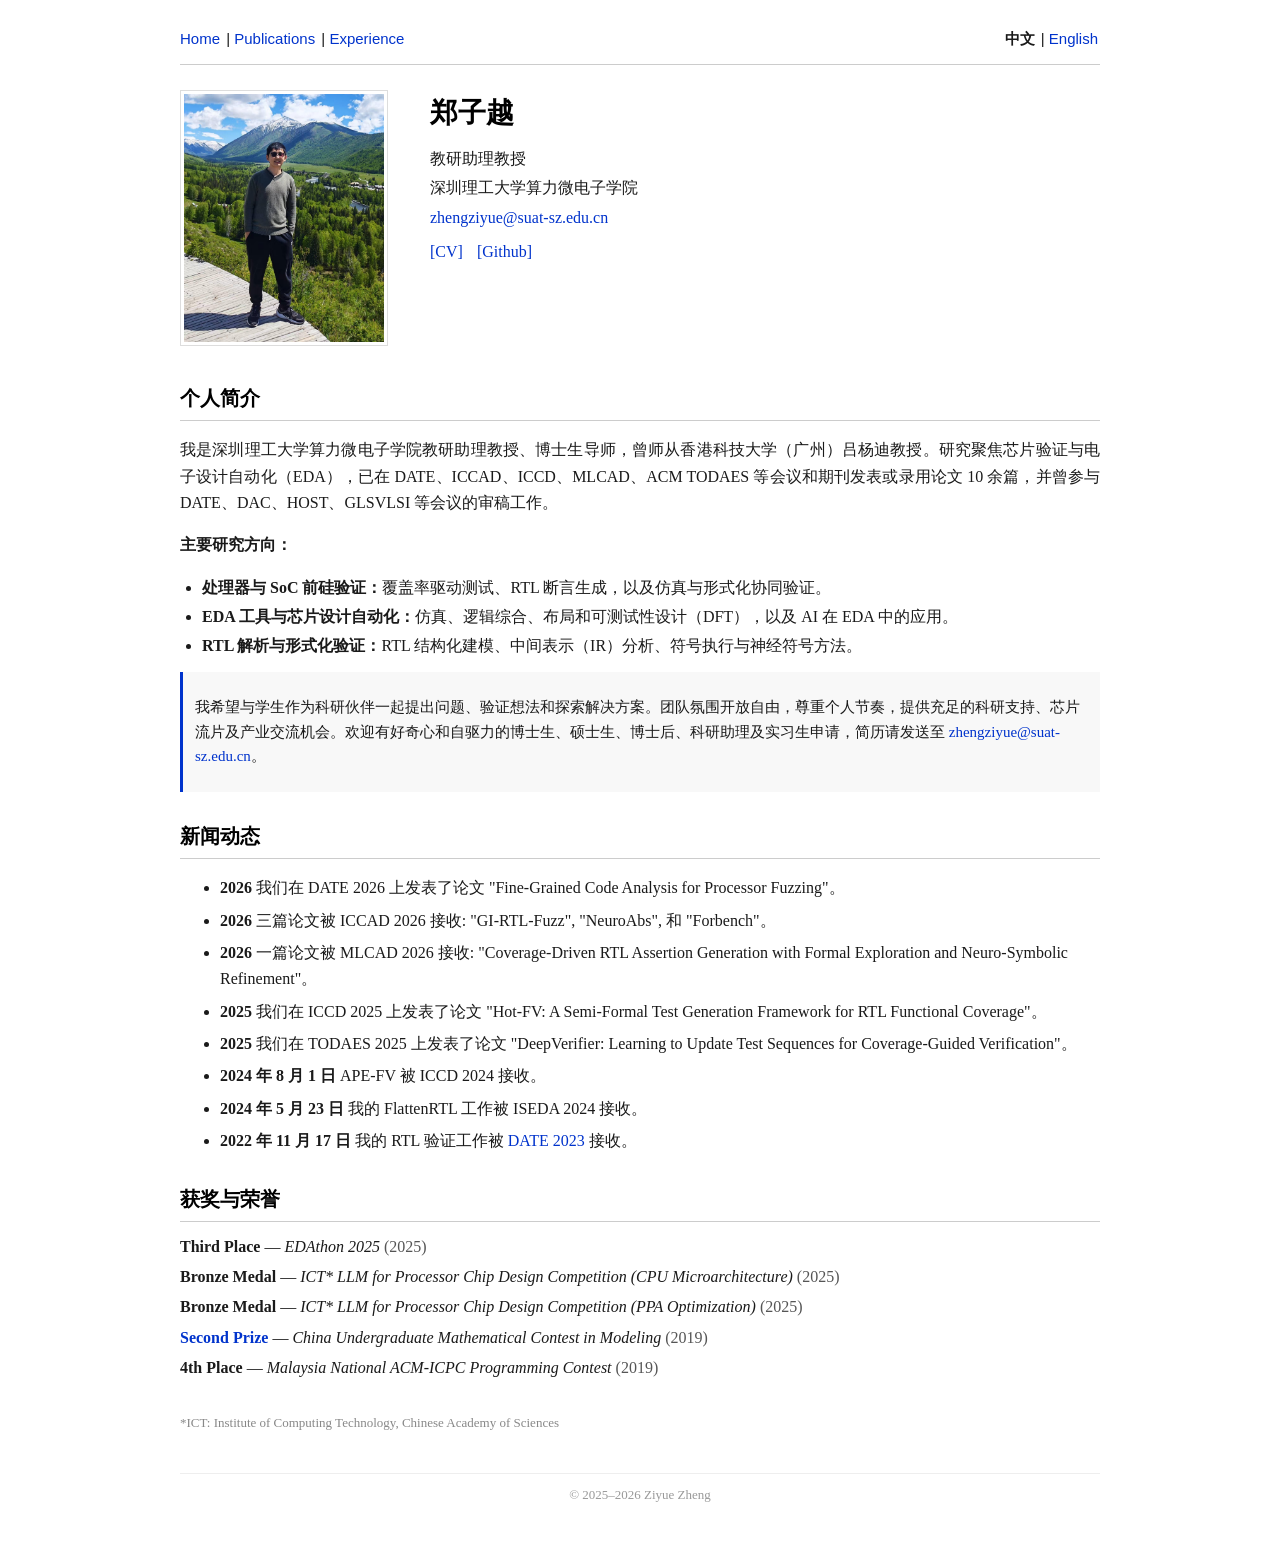
<file: index.html>
<!doctype html>
<html lang="zh">
<head>
    <meta charset="utf-8">
    <meta name="viewport" content="width=device-width, initial-scale=1">
    <meta name="keywords" content="Ziyue Zheng, 郑子越, Shenzhen University of Technology, EDA, Chip Verification" />
    <meta name="description" content="Ziyue Zheng's homepage: chip verification and electronic design automation research at Shenzhen University of Technology." />
    <title>Home | Ziyue Zheng</title>
    <link rel="shortcut icon" href="assets/img/favicon.ico" />
    <link rel="stylesheet" href="assets/css/style.css">
</head>
<body>

<div class="container">

<!-- Navigation -->
<nav>
    <a href="index.html">Home</a> |
    <a href="publications.html">Publications</a> |
    <a href="experience.html">Experience</a>
    <span class="lang-nav">
        <a href="#" onclick="setLang('zh'); return false;" class="lang-zh active-lang">中文</a>
        |
        <a href="#" onclick="setLang('en'); return false;" class="lang-en">English</a>
    </span>
</nav>

<!-- Profile (language-independent) -->
<table class="profile-table">
    <tr>
        <td class="photo-cell">
            <img src="assets/img/ziyue-photo.jpeg" alt="Ziyue Zheng" class="portrait">
        </td>
        <td>
            <div class="name"><span data-lang-name="zh">郑子越</span><span data-lang-name="en" hidden>Ziyue Zheng</span></div>
            <div class="profile-detail"><span data-lang-name="zh">教研助理教授</span><span data-lang-name="en" hidden>Assistant Professor</span></div>
            <div class="profile-detail"><span data-lang-name="zh">深圳理工大学算力微电子学院</span><span data-lang-name="en" hidden>Computility Microelectronics, SUAT</span></div>
            <div class="profile-detail"><a href="mailto:zhengziyue@suat-sz.edu.cn">zhengziyue@suat-sz.edu.cn</a></div>
            <div class="profile-detail" style="margin-top:8px;">
                <a href="assets/cv/Ziyue_ZHENG_CV_EN_CN.pdf" target="_blank">[CV]</a>
                <a href="https://github.com/MrWater98" target="_blank">[Github]</a>
            </div>
        </td>
    </tr>
</table>

<!-- ============ CHINESE CONTENT ============ -->
<div id="lang-zh" data-lang-container class="active">

<div class="section-header">个人简介</div>

<div class="about-text">
    <p>
        我是深圳理工大学算力微电子学院教研助理教授、博士生导师，曾师从香港科技大学（广州）吕杨迪教授。研究聚焦芯片验证与电子设计自动化（EDA），已在 DATE、ICCAD、ICCD、MLCAD、ACM TODAES 等会议和期刊发表或录用论文 10 余篇，并曾参与 DATE、DAC、HOST、GLSVLSI 等会议的审稿工作。
    </p>
</div>

<div class="about-text">
    <p><strong>主要研究方向：</strong></p>
    <ul>
        <li><strong>处理器与 SoC 前硅验证：</strong>覆盖率驱动测试、RTL 断言生成，以及仿真与形式化协同验证。</li>
        <li><strong>EDA 工具与芯片设计自动化：</strong>仿真、逻辑综合、布局和可测试性设计（DFT），以及 AI 在 EDA 中的应用。</li>
        <li><strong>RTL 解析与形式化验证：</strong>RTL 结构化建模、中间表示（IR）分析、符号执行与神经符号方法。</li>
    </ul>
</div>

<div class="intro-notice">
    <p>
        我希望与学生作为科研伙伴一起提出问题、验证想法和探索解决方案。团队氛围开放自由，尊重个人节奏，提供充足的科研支持、芯片流片及产业交流机会。欢迎有好奇心和自驱力的博士生、硕士生、博士后、科研助理及实习生申请，简历请发送至 <a href="mailto:zhengziyue@suat-sz.edu.cn">zhengziyue@suat-sz.edu.cn</a>。
    </p>
</div>

<div class="section-header">新闻动态</div>

<div class="newsblock">
    <ul>
        <li><b>2026</b> 我们在 DATE 2026 上发表了论文 "Fine-Grained Code Analysis for Processor Fuzzing"。</li>
        <li><b>2026</b> 三篇论文被 ICCAD 2026 接收: "GI-RTL-Fuzz", "NeuroAbs", 和 "Forbench"。</li>
        <li><b>2026</b> 一篇论文被 MLCAD 2026 接收: "Coverage-Driven RTL Assertion Generation with Formal Exploration and Neuro-Symbolic Refinement"。</li>
        <li><b>2025</b> 我们在 ICCD 2025 上发表了论文 "Hot-FV: A Semi-Formal Test Generation Framework for RTL Functional Coverage"。</li>
        <li><b>2025</b> 我们在 TODAES 2025 上发表了论文 "DeepVerifier: Learning to Update Test Sequences for Coverage-Guided Verification"。</li>
        <li><b>2024 年 8 月 1 日</b> APE-FV 被 ICCD 2024 接收。</li>
        <li><b>2024 年 5 月 23 日</b> 我的 FlattenRTL 工作被 ISEDA 2024 接收。</li>
        <li><b>2022 年 11 月 17 日</b> 我的 RTL 验证工作被 <a href="https://www.date-conference.com/date-2023-accepted-papers" target="_blank">DATE 2023</a> 接收。</li>
    </ul>
</div>

<div class="section-header">获奖与荣誉</div>

<div class="item-row"><span class="item-title">Third Place</span> — <span class="item-venue">EDAthon 2025</span> <span class="item-date">(2025)</span></div>
<div class="item-row"><span class="item-title">Bronze Medal</span> — <span class="item-venue">ICT* LLM for Processor Chip Design Competition (CPU Microarchitecture)</span> <span class="item-date">(2025)</span></div>
<div class="item-row"><span class="item-title">Bronze Medal</span> — <span class="item-venue">ICT* LLM for Processor Chip Design Competition (PPA Optimization)</span> <span class="item-date">(2025)</span></div>
<div class="item-row"><span class="item-title"><a href="http://www.xmu.edu.my/2019/1205/c18694a389325/page.htm">Second Prize</a></span> — <span class="item-venue">China Undergraduate Mathematical Contest in Modeling</span> <span class="item-date">(2019)</span></div>
<div class="item-row"><span class="item-title">4th Place</span> — <span class="item-venue">Malaysia National ACM-ICPC Programming Contest</span> <span class="item-date">(2019)</span></div>

<div style="margin-top:30px; font-size:13px; color:#888;">
    *ICT: Institute of Computing Technology, Chinese Academy of Sciences
</div>

</div>
<!-- ============ END CHINESE CONTENT ============ -->

<!-- ============ ENGLISH CONTENT ============ -->
<div id="lang-en" data-lang-container>

<div class="section-header">About</div>

<div class="about-text">
    <p>
        I am an Assistant Professor and Ph.D. Advisor in the School of Computing and Microelectronics at Shenzhen University of Technology. I previously worked under the supervision of <a href="https://yangdilyu.people.ust.hk/" target="_blank">Prof. Yangdi Lyu</a> at HKUST(GZ). My research focuses on chip verification and electronic design automation (EDA). I have published or had accepted more than 10 papers at venues including DATE, ICCAD, ICCD, MLCAD, and ACM TODAES, and have reviewed for DATE, DAC, HOST, and GLSVLSI.
    </p>
</div>

<div class="about-text">
    <p><strong>Research Interests:</strong></p>
    <ul>
        <li><strong>Pre-silicon verification of processors and SoCs:</strong> Coverage-driven testing, RTL assertion generation, and combined simulation and formal verification.</li>
        <li><strong>EDA tools and chip design automation:</strong> Simulation, logic synthesis, placement, design for testability (DFT), and AI for EDA.</li>
        <li><strong>RTL parsing and formal verification:</strong> Structured RTL modeling, intermediate representation (IR) analysis, symbolic execution, and neuro-symbolic methods.</li>
    </ul>
</div>

<div class="intro-notice">
    <p>
        I see advising as a research partnership: asking questions, testing ideas, and exploring solutions together. Our group offers an open, flexible environment, strong research support, chip tape-out opportunities, and industry connections. We welcome curious and self-motivated Ph.D. and master's students, postdoctoral researchers, research assistants, and interns. Please send your CV to <a href="mailto:zhengziyue@suat-sz.edu.cn">zhengziyue@suat-sz.edu.cn</a>.
    </p>
</div>

<div class="section-header">News</div>

<div class="newsblock">
    <ul>
        <li><b>2026</b> Our paper on "Fine-Grained Code Analysis for Processor Fuzzing" is accepted in DATE 2026.</li>
        <li><b>2026</b> Three papers are accepted in ICCAD 2026: "GI-RTL-Fuzz", "NeuroAbs", and "Forbench".</li>
        <li><b>2026</b> One paper is accepted in MLCAD 2026: "Coverage-Driven RTL Assertion Generation with Formal Exploration and Neuro-Symbolic Refinement".</li>
        <li><b>2025</b> Our paper on "Hot-FV: A Semi-Formal Test Generation Framework for RTL Functional Coverage" is accepted in ICCD 2025.</li>
        <li><b>2025</b> Our paper on "DeepVerifier: Learning to Update Test Sequences for Coverage-Guided Verification" is accepted in TODAES 2025.</li>
        <li><b>August 1, 2024</b> APE-FV is accepted in ICCD 2024.</li>
        <li><b>May 23, 2024</b> My work on FlattenRTL is accepted in ISEDA 2024.</li>
        <li><b>Nov 17, 2022</b> My work on RTL Validation is accepted in <a href="https://www.date-conference.com/date-2023-accepted-papers" target="_blank">DATE 2023</a>.</li>
    </ul>
</div>

<div class="section-header">Selected Awards</div>

<div class="item-row"><span class="item-title">Third Place</span> — <span class="item-venue">EDAthon 2025</span> <span class="item-date">(2025)</span></div>
<div class="item-row"><span class="item-title">Bronze Medal</span> — <span class="item-venue">ICT* LLM for Processor Chip Design Competition (CPU Microarchitecture)</span> <span class="item-date">(2025)</span></div>
<div class="item-row"><span class="item-title">Bronze Medal</span> — <span class="item-venue">ICT* LLM for Processor Chip Design Competition (PPA Optimization)</span> <span class="item-date">(2025)</span></div>
<div class="item-row"><span class="item-title"><a href="http://www.xmu.edu.my/2019/1205/c18694a389325/page.htm">Second Prize</a></span> — <span class="item-venue">China Undergraduate Mathematical Contest in Modeling</span> <span class="item-date">(2019)</span></div>
<div class="item-row"><span class="item-title">4th Place</span> — <span class="item-venue">Malaysia National ACM-ICPC Programming Contest</span> <span class="item-date">(2019)</span></div>

<div style="margin-top:30px; font-size:13px; color:#888;">
    *ICT: Institute of Computing Technology, Chinese Academy of Sciences
</div>

</div>
<!-- ============ END ENGLISH CONTENT ============ -->

<div class="footer">
    &copy; 2025&ndash;2026 Ziyue Zheng
</div>

</div>

<script src="assets/js/style.js"></script>
</body>
</html>
</file>
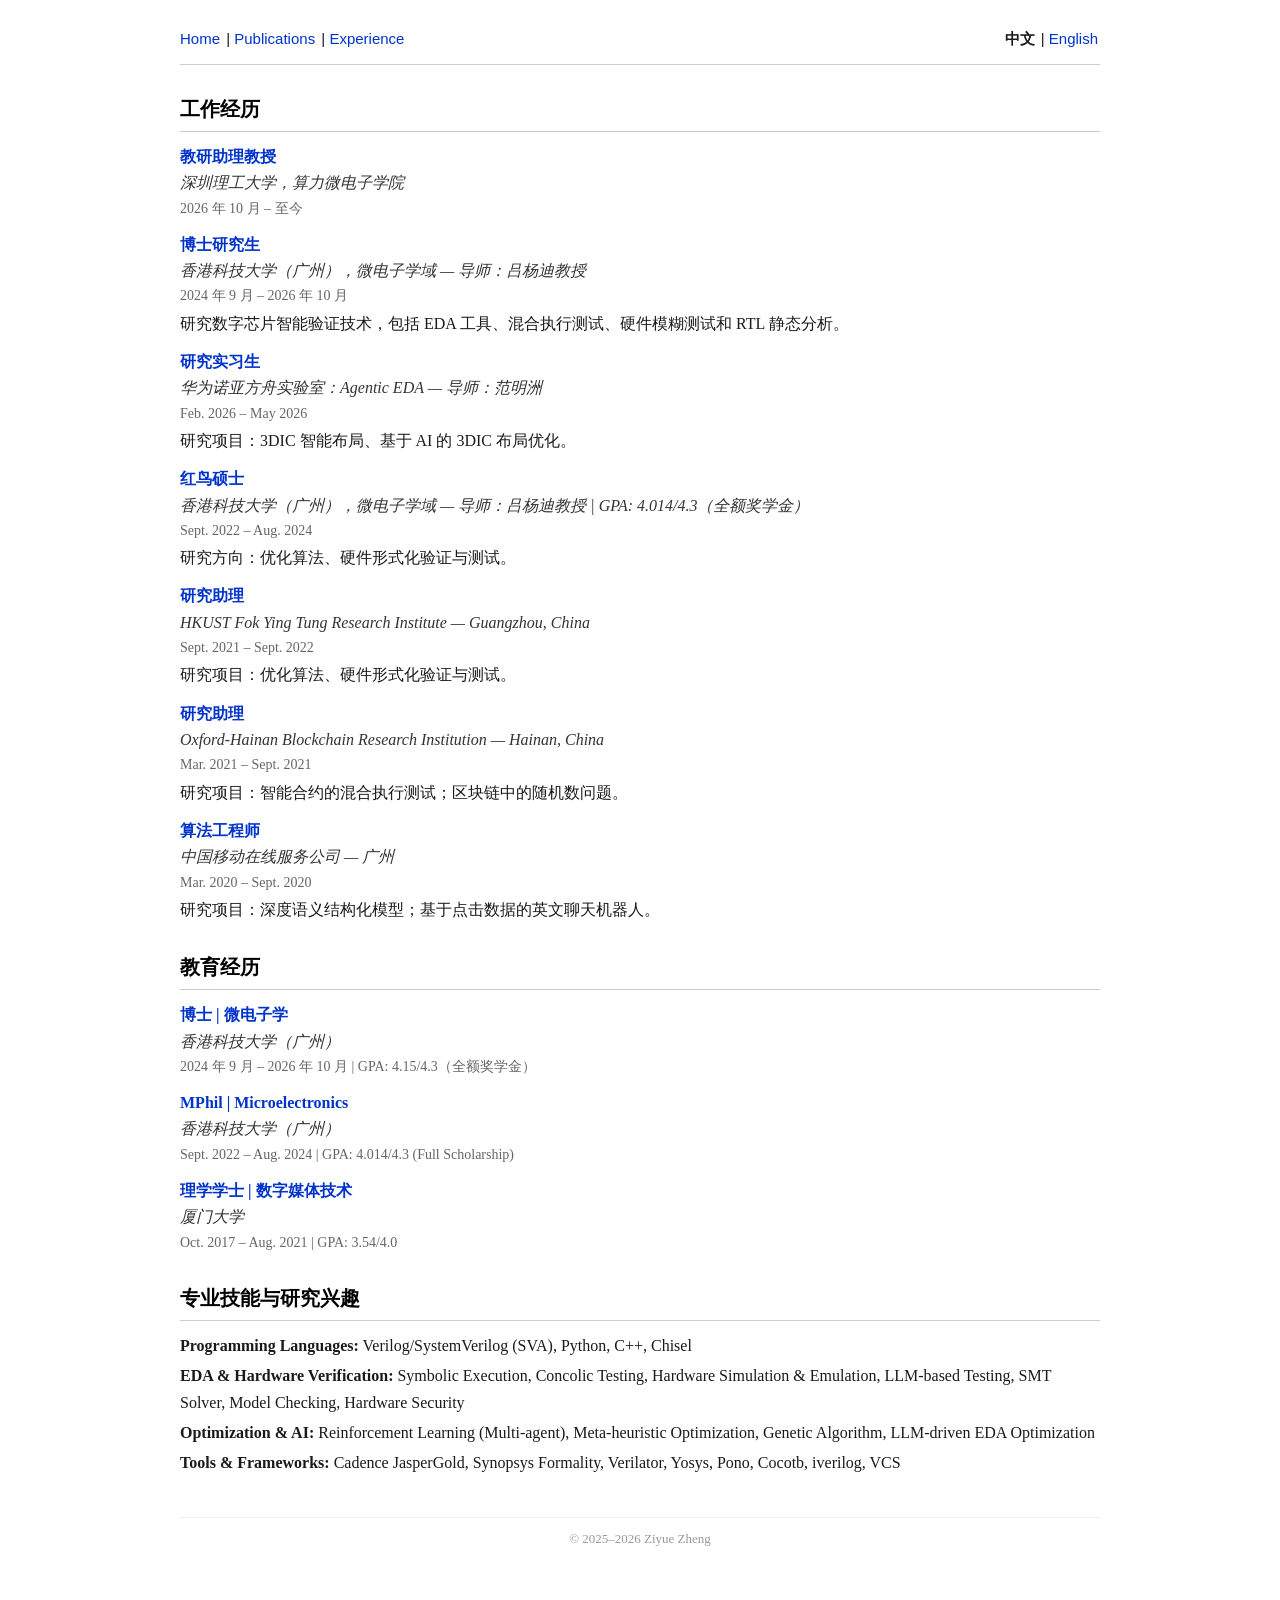
<file: experience.html>
<!doctype html>
<html lang="zh">
<head>
    <meta charset="utf-8">
    <meta name="viewport" content="width=device-width, initial-scale=1">
    <title>Experience | Ziyue Zheng</title>
    <link rel="shortcut icon" href="assets/img/favicon.ico" />
    <link rel="stylesheet" href="assets/css/style.css">
</head>
<body>

<div class="container">

<!-- Navigation -->
<nav>
    <a href="index.html">Home</a> |
    <a href="publications.html">Publications</a> |
    <a href="experience.html">Experience</a>
    <span class="lang-nav">
        <a href="#" onclick="setLang('zh'); return false;" class="lang-zh active-lang">中文</a>
        |
        <a href="#" onclick="setLang('en'); return false;" class="lang-en">English</a>
    </span>
</nav>

<!-- ============ CHINESE CONTENT ============ -->
<div id="lang-zh" data-lang-container class="active">

<div class="section-header">工作经历</div>

<div class="exp-entry">
    <div class="exp-position">教研助理教授</div>
    <div class="exp-affiliation">深圳理工大学，算力微电子学院</div>
    <div class="exp-time">2026 年 10 月 – 至今</div>
</div>

<div class="exp-entry">
    <div class="exp-position">博士研究生</div>
    <div class="exp-affiliation">香港科技大学（广州），微电子学域 — 导师：吕杨迪教授</div>
    <div class="exp-time">2024 年 9 月 – 2026 年 10 月</div>
    <div class="exp-description">研究数字芯片智能验证技术，包括 EDA 工具、混合执行测试、硬件模糊测试和 RTL 静态分析。</div>
</div>

<div class="exp-entry">
    <div class="exp-position">研究实习生</div>
    <div class="exp-affiliation">华为诺亚方舟实验室：Agentic EDA — 导师：范明洲</div>
    <div class="exp-time">Feb. 2026 – May 2026</div>
    <div class="exp-description">研究项目：3DIC 智能布局、基于 AI 的 3DIC 布局优化。</div>
</div>

<div class="exp-entry">
    <div class="exp-position">红鸟硕士</div>
    <div class="exp-affiliation">香港科技大学（广州），微电子学域 — 导师：吕杨迪教授 | GPA: 4.014/4.3（全额奖学金）</div>
    <div class="exp-time">Sept. 2022 – Aug. 2024</div>
    <div class="exp-description">研究方向：优化算法、硬件形式化验证与测试。</div>
</div>

<div class="exp-entry">
    <div class="exp-position">研究助理</div>
    <div class="exp-affiliation">HKUST Fok Ying Tung Research Institute — Guangzhou, China</div>
    <div class="exp-time">Sept. 2021 – Sept. 2022</div>
    <div class="exp-description">研究项目：优化算法、硬件形式化验证与测试。</div>
</div>

<div class="exp-entry">
    <div class="exp-position">研究助理</div>
    <div class="exp-affiliation">Oxford-Hainan Blockchain Research Institution — Hainan, China</div>
    <div class="exp-time">Mar. 2021 – Sept. 2021</div>
    <div class="exp-description">研究项目：智能合约的混合执行测试；区块链中的随机数问题。</div>
</div>

<div class="exp-entry">
    <div class="exp-position">算法工程师</div>
    <div class="exp-affiliation">中国移动在线服务公司 — 广州</div>
    <div class="exp-time">Mar. 2020 – Sept. 2020</div>
    <div class="exp-description">研究项目：深度语义结构化模型；基于点击数据的英文聊天机器人。</div>
</div>

<div class="section-header">教育经历</div>

<div class="exp-entry">
    <div class="exp-position">博士 | 微电子学</div>
    <div class="exp-affiliation">香港科技大学（广州）</div>
    <div class="exp-time">2024 年 9 月 – 2026 年 10 月 | GPA: 4.15/4.3（全额奖学金）</div>
</div>

<div class="exp-entry">
    <div class="exp-position">MPhil | Microelectronics</div>
    <div class="exp-affiliation">香港科技大学（广州）</div>
    <div class="exp-time">Sept. 2022 – Aug. 2024 | GPA: 4.014/4.3 (Full Scholarship)</div>
</div>

<div class="exp-entry">
    <div class="exp-position">理学学士 | 数字媒体技术</div>
    <div class="exp-affiliation">厦门大学</div>
    <div class="exp-time">Oct. 2017 – Aug. 2021 | GPA: 3.54/4.0</div>
</div>

<div class="section-header">专业技能与研究兴趣</div>

<div class="skills">
    <p><b>Programming Languages:</b> Verilog/SystemVerilog (SVA), Python, C++, Chisel</p>
    <p><b>EDA &amp; Hardware Verification:</b> Symbolic Execution, Concolic Testing, Hardware Simulation &amp; Emulation, LLM-based Testing, SMT Solver, Model Checking, Hardware Security</p>
    <p><b>Optimization &amp; AI:</b> Reinforcement Learning (Multi-agent), Meta-heuristic Optimization, Genetic Algorithm, LLM-driven EDA Optimization</p>
    <p><b>Tools &amp; Frameworks:</b> Cadence JasperGold, Synopsys Formality, Verilator, Yosys, Pono, Cocotb, iverilog, VCS</p>
</div>

</div>
<!-- ============ END CHINESE CONTENT ============ -->

<!-- ============ ENGLISH CONTENT ============ -->
<div id="lang-en" data-lang-container>

<div class="section-header">Professional Experience</div>

<div class="exp-entry">
    <div class="exp-position">Assistant Professor</div>
    <div class="exp-affiliation">School of Computing and Microelectronics, Shenzhen University of Technology</div>
    <div class="exp-time">Oct. 2026 – Present</div>
</div>

<div class="exp-entry">
    <div class="exp-position">PhD Student</div>
    <div class="exp-affiliation">HKUST(GZ), Microelectronics Thrust — Supervised by Prof. Yangdi Lyu</div>
    <div class="exp-time">Sept. 2024 – Oct. 2026</div>
    <div class="exp-description">Research on intelligent verification techniques for digital chips, including EDA tools, concolic testing, hardware fuzzing, and RTL static analysis.</div>
</div>

<div class="exp-entry">
    <div class="exp-position">Research Intern</div>
    <div class="exp-affiliation">Huawei NoahArk Lab: Agentic EDA — Supervisor: Mingzhou Fan</div>
    <div class="exp-time">Feb. 2026 – May 2026</div>
    <div class="exp-description">Research &amp; Project: Agentic Placement for 3DIC, 3DIC Placement Optimization with AI.</div>
</div>

<div class="exp-entry">
    <div class="exp-position">Red Bird MPhil</div>
    <div class="exp-affiliation">HKUST(GZ), Microelectronics Thrust — Supervised by Prof. Yangdi Lyu | GPA: 4.014/4.3 (Full Scholarship)</div>
    <div class="exp-time">Sept. 2022 – Aug. 2024</div>
    <div class="exp-description">Research on optimization algorithms, hardware formal verification &amp; testing.</div>
</div>

<div class="exp-entry">
    <div class="exp-position">Research Assistant</div>
    <div class="exp-affiliation">HKUST Fok Ying Tung Research Institute — Guangzhou, China</div>
    <div class="exp-time">Sept. 2021 – Sept. 2022</div>
    <div class="exp-description">Research &amp; Project: Optimization Algorithms, Hardware Formal Verification &amp; Testing.</div>
</div>

<div class="exp-entry">
    <div class="exp-position">Research Assistant</div>
    <div class="exp-affiliation">Oxford-Hainan Blockchain Research Institution — Hainan, China</div>
    <div class="exp-time">Mar. 2021 – Sept. 2021</div>
    <div class="exp-description">Research &amp; Project: Concolic Testing for Smart Contract; Random Number in Blockchain.</div>
</div>

<div class="exp-entry">
    <div class="exp-position">Algorithm Engineer</div>
    <div class="exp-affiliation">China Mobile Online Service Company — Guangzhou, China</div>
    <div class="exp-time">Mar. 2020 – Sept. 2020</div>
    <div class="exp-description">Research &amp; Project: Deep Semantic Structured Model; English Chatbot through Click-through Data.</div>
</div>

<div class="section-header">Education</div>

<div class="exp-entry">
    <div class="exp-position">PhD | Microelectronics</div>
    <div class="exp-affiliation">The Hong Kong University of Science and Technology (Guangzhou)</div>
    <div class="exp-time">Sept. 2024 – Oct. 2026 | GPA: 4.15/4.3 (Full Scholarship)</div>
</div>

<div class="exp-entry">
    <div class="exp-position">MPhil | Microelectronics</div>
    <div class="exp-affiliation">The Hong Kong University of Science and Technology (Guangzhou)</div>
    <div class="exp-time">Sept. 2022 – Aug. 2024 | GPA: 4.014/4.3 (Full Scholarship)</div>
</div>

<div class="exp-entry">
    <div class="exp-position">Bachelor of Science | Digital Media Technology</div>
    <div class="exp-affiliation">Xiamen University</div>
    <div class="exp-time">Oct. 2017 – Aug. 2021 | GPA: 3.54/4.0</div>
</div>

<div class="section-header">Skills &amp; Research Interests</div>

<div class="skills">
    <p><b>Programming Languages:</b> Verilog/SystemVerilog (SVA), Python, C++, Chisel</p>
    <p><b>EDA &amp; Hardware Verification:</b> Symbolic Execution, Concolic Testing, Hardware Simulation &amp; Emulation, LLM-based Testing, SMT Solver, Model Checking, Hardware Security</p>
    <p><b>Optimization &amp; AI:</b> Reinforcement Learning (Multi-agent), Meta-heuristic Optimization, Genetic Algorithm, LLM-driven EDA Optimization</p>
    <p><b>Tools &amp; Frameworks:</b> Cadence JasperGold, Synopsys Formality, Verilator, Yosys, Pono, Cocotb, iverilog, VCS</p>
</div>

</div>
<!-- ============ END ENGLISH CONTENT ============ -->

<div class="footer">
    &copy; 2025&ndash;2026 Ziyue Zheng
</div>

</div>

<script src="assets/js/style.js"></script>
</body>
</html>
</file>
<file: assets/css/style.css>
/* ===== Minimal Academic Homepage Style ===== */

body {
    font-family: Georgia, "Times New Roman", Times, serif;
    font-size: 16px;
    line-height: 1.65;
    color: #1a1a1a;
    background: #fff;
    margin: 0;
    padding: 0;
}

.container {
    max-width: 920px;
    margin: 0 auto;
    padding: 15px 30px 60px 30px;
}

/* === Navigation === */
nav {
    border-bottom: 1px solid #ccc;
    padding: 12px 0;
    margin-bottom: 25px;
    font-family: Arial, Helvetica, sans-serif;
    font-size: 15px;
}

nav a {
    margin-right: 2px;
    color: #0033cc;
    text-decoration: none;
}

nav a:hover {
    color: #cc0000;
    text-decoration: underline;
}

nav .lang-nav {
    float: right;
}

nav .lang-nav a.active-lang {
    color: #1a1a1a;
    font-weight: bold;
    cursor: default;
    text-decoration: none;
}

/* === Links === */
a {
    color: #0033cc;
    text-decoration: none;
}
a:visited {
    color: #551a8b;
}
a:hover {
    color: #cc0000;
    text-decoration: underline;
}

/* === Headings === */
h1 {
    font-size: 28px;
    font-weight: bold;
    margin: 0 0 8px 0;
    color: #000;
}

h2 {
    font-size: 20px;
    font-weight: normal;
    margin: 0 0 4px 0;
    color: #333;
}

h3 {
    font-size: 18px;
    font-weight: bold;
    margin: 0 0 4px 0;
    color: #000;
}

/* === Profile Section === */
.profile-table {
    width: 100%;
    border-collapse: collapse;
    margin-bottom: 25px;
}

.profile-table td {
    vertical-align: top;
    padding: 0;
}

.photo-cell {
    width: 220px;
    padding-right: 30px !important;
}

.portrait {
    width: 200px;
    border: 1px solid #ddd;
    padding: 3px;
}

.name {
    font-size: 28px;
    font-weight: bold;
    color: #000;
    margin-bottom: 10px;
}

.profile-detail {
    margin: 3px 0;
    font-size: 16px;
}

.profile-detail a {
    margin-right: 10px;
}

/* === Section Headers === */
.section-header {
    font-size: 20px;
    font-weight: bold;
    color: #000;
    border-bottom: 1px solid #ccc;
    padding-bottom: 5px;
    margin: 28px 0 12px 0;
    font-family: Arial, Helvetica, sans-serif;
}

/* === About === */
.about-text {
    text-align: justify;
    margin-bottom: 12px;
}

.about-text ul {
    margin: 6px 0;
    padding-left: 22px;
}

.about-text li {
    margin-bottom: 3px;
}

/* === News === */
.newsblock {
    margin: 8px 0 12px 0;
}

.newsblock li {
    margin-bottom: 6px;
}

/* === Awards / Item rows === */
.item-row {
    margin: 4px 0;
}

.item-title {
    font-weight: bold;
}

.item-venue {
    font-style: italic;
}

.item-date {
    color: #555;
}

/* === Publications === */
.pub-year {
    font-size: 18px;
    font-weight: bold;
    color: #8b0000;
    margin: 22px 0 8px 0;
    border-bottom: 1px dotted #ddd;
    padding-bottom: 3px;
}

.pub-entry {
    margin: 10px 0 14px 0;
}

.pub-title {
    font-weight: bold;
    font-size: 16px;
}

.pub-authors {
    font-size: 15px;
    color: #333;
}

.pub-venue {
    font-size: 15px;
    color: #555;
}

.pub-title a {
    color: #1a1a1a;
}

.pub-title a:hover {
    color: #cc0000;
}

/* === Experience === */
.exp-entry {
    margin: 12px 0;
}

.exp-position {
    font-weight: bold;
    color: #0033cc;
    font-size: 16px;
}

.exp-affiliation {
    font-style: italic;
    color: #333;
}

.exp-time {
    color: #666;
    font-size: 14px;
}

.exp-description {
    margin: 3px 0 0 0;
    text-align: justify;
}

/* === Service === */
.service-entry {
    margin: 10px 0;
}

.service-title {
    font-weight: bold;
}

.service-detail {
    color: #555;
}

/* === Skills === */
.skills p {
    margin: 4px 0;
}

/* === Introduction notice (joining SUT) === */
.intro-notice {
    background: #f8f8f8;
    border-left: 3px solid #0033cc;
    padding: 8px 12px;
    margin: 12px 0;
    font-size: 15px;
}

/* === Language toggle === */
[data-lang-container] {
    display: none;
}
[data-lang-container].active {
    display: block;
}

/* === Footer === */
.footer {
    margin-top: 40px;
    padding-top: 10px;
    border-top: 1px solid #eee;
    font-size: 13px;
    color: #999;
    text-align: center;
}

/* === Responsive === */
@media (max-width: 640px) {
    .container {
        padding: 10px 15px 40px 15px;
    }
    .profile-table, .profile-table tbody, .profile-table tr, .profile-table td {
        display: block;
    }
    .photo-cell {
        width: auto;
        padding-right: 0 !important;
        text-align: center;
        margin-bottom: 15px;
    }
    .portrait {
        width: 160px;
    }
    nav .lang-nav {
        float: none;
        display: block;
        margin-top: 5px;
    }
}
</file>
